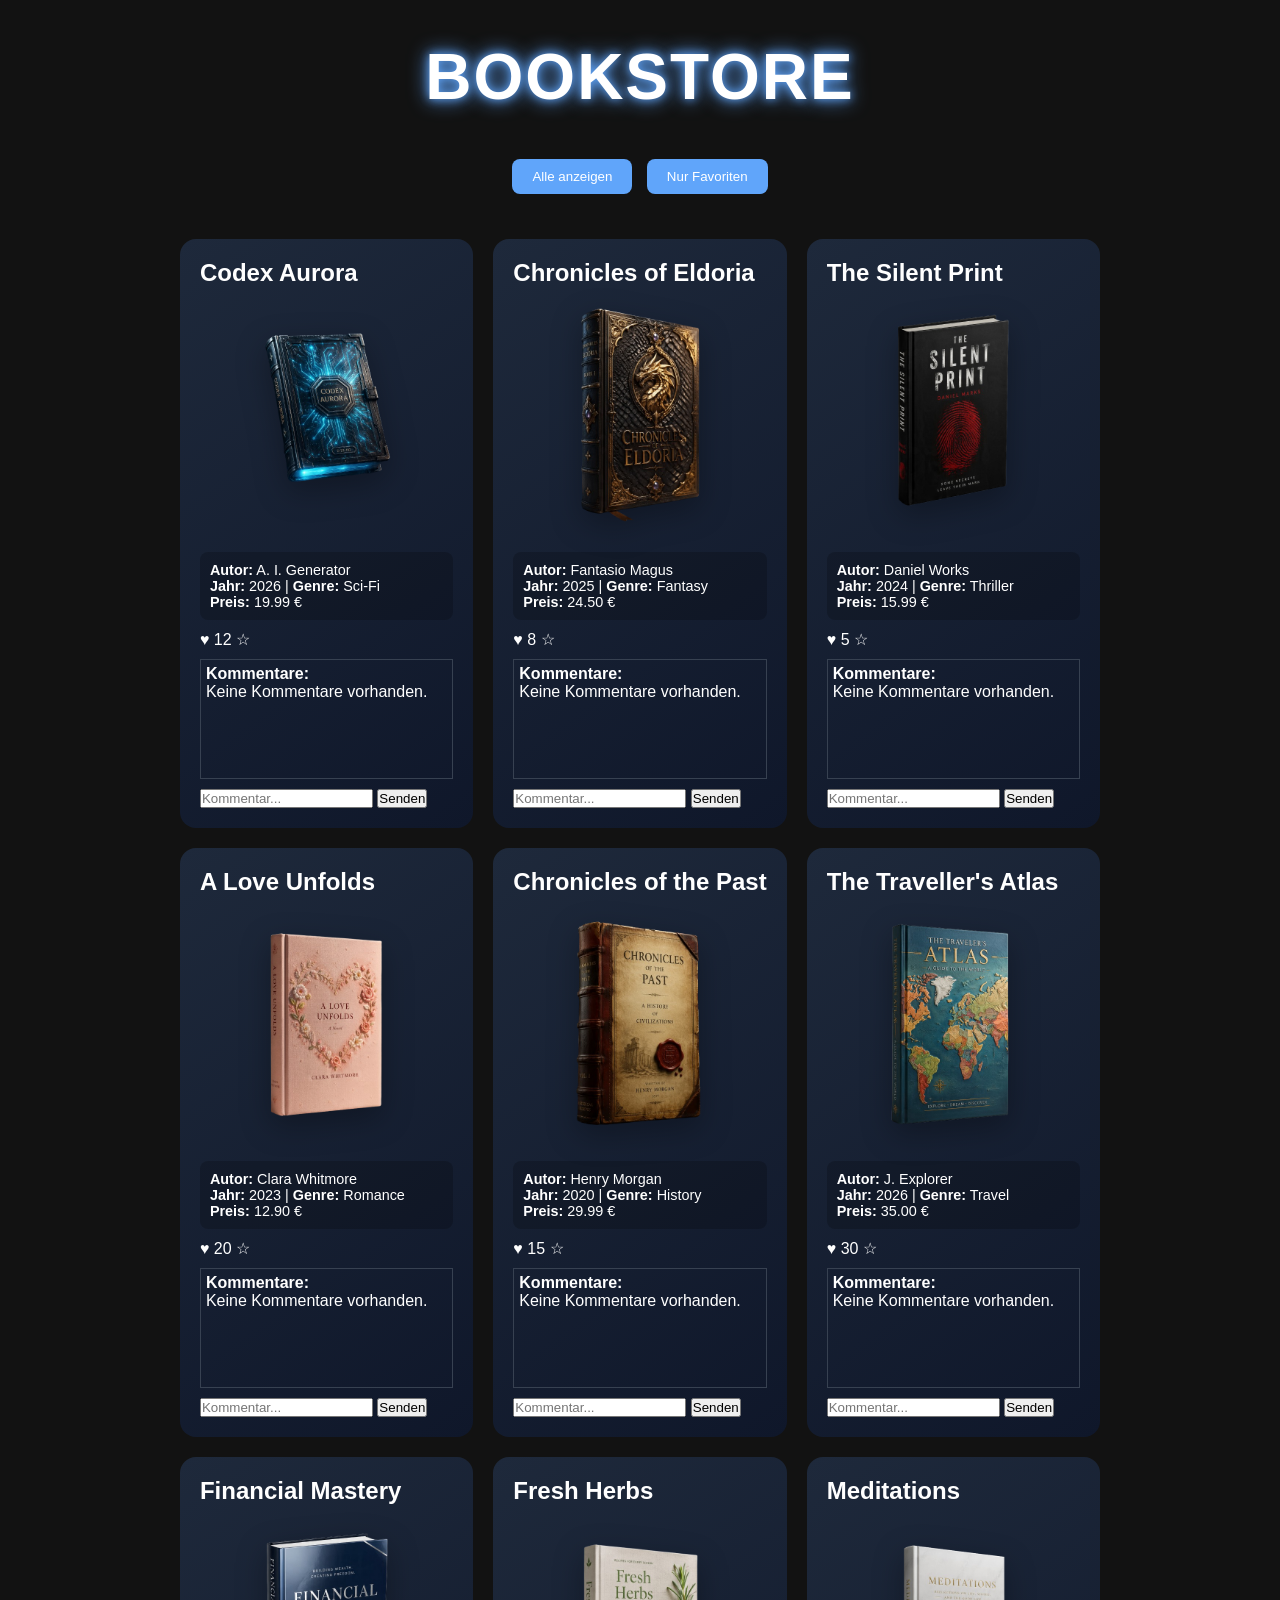
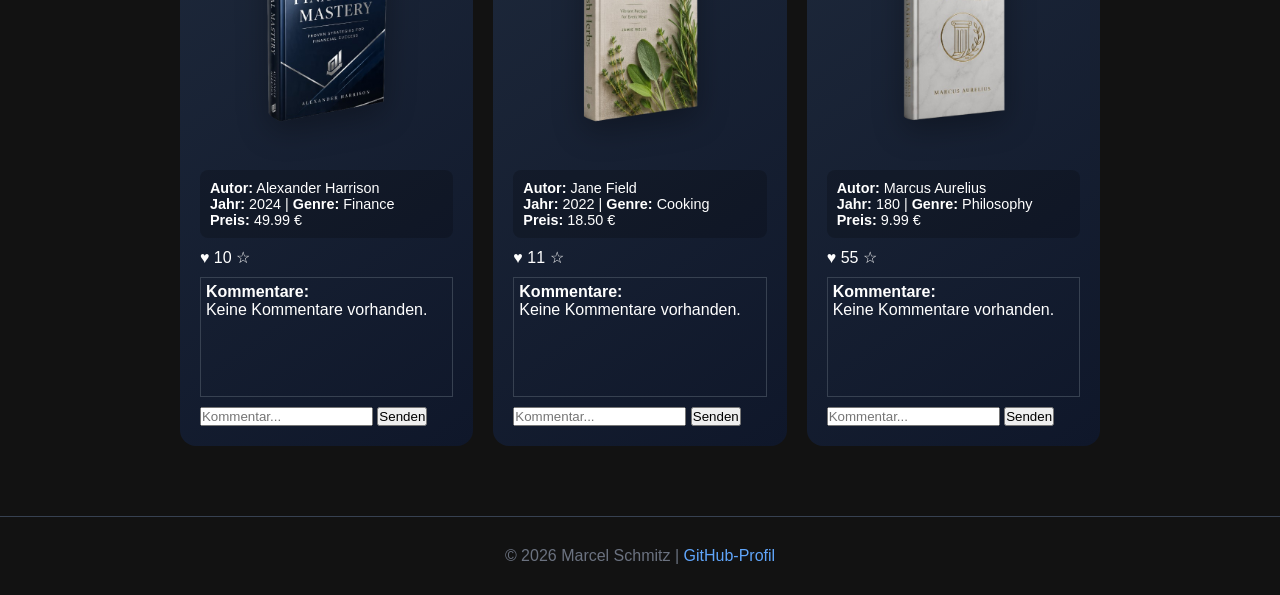
<file: index.html>
<!doctype html>
<meta charset="UTF-8" />
<html lang="de">
    <head>
        <link rel="stylesheet" href="style.css" />
        <title>Mein Bookstore</title>

        <link
            rel="icon"
            type="image/x-icon"
            href="./assets/icons/book_icon.png"
        />
    </head>
    <body>
        <header>
            <h1>Bookstore</h1>
        </header>
        <div class="filter-controls">
            <button id="show-all-btn">Alle anzeigen</button>
            <button id="show-favs-btn">Nur Favoriten</button>
        </div>
        <main id="book-container"></main>

        <div id="confirm-modal" class="modal" style="display: none">
            <div class="modal-content">
                <p>Möchtest du den Kommentar wirklich löschen?</p>
                <button id="confirm-yes">Ja</button>
                <button id="confirm-no">Abbrechen</button>
            </div>
        </div>

        <footer>
            <p>
                © 2026 Marcel Schmitz |
                <a
                    href="https://github.com/marcel-schmitz-dev"
                    target="_blank"
                    style="color: #60a5fa; text-decoration: none"
                    >GitHub-Profil</a
                >
            </p>
        </footer>
        <script type="module" src="script.js"></script>
    </body>
</html>
</file>
<file: style.css>
* {
    margin: 0; 
    padding: 0; 
    box-sizing: border-box; 
    scroll-behavior: smooth;
}

body {
    display: flex; 
    flex-direction: column; 
    min-height: 100vh;
    background: #121212; 
    color: white; 
    font-family: 'Outfit', sans-serif;
}

main { 
    flex: 1; 
    padding: 20px; 
}

header { 
    padding: 40px 0; 
    text-align: center; 
}

header h1 { 
    font-size: clamp(2rem, 8vw, 4rem);
    color: #ffffff; 
    text-transform: uppercase; 
    letter-spacing: 2px;
    text-shadow: 0 0 10px #60a5fa, 0 0 20px #60a5fa;
}

#book-container { 
    display: grid; 
    gap: 20px; 
    grid-template-columns: repeat(auto-fit, minmax(280px, 1fr)); 
    padding: 20px;
    max-width: 1200px;
    margin: 0 auto;
}

.book-card {
    background: linear-gradient(145deg, #1e293b, #0f172a);
    padding: 20px;
    border-radius: 16px;
    display: flex;
    flex-direction: column; 
    transition: transform 0.3s ease;
}

.book-card:hover { transform: translateY(-5px); }

.book-cover {
    width: 100%; 
    max-width: 150px; 
    height: auto;
    margin: 15px auto; 
    display: block;
    filter: drop-shadow(0px 10px 15px rgba(0,0,0,0.3));
}

.book-meta {
    margin: 10px 0; 
    padding: 10px;
    background: rgba(0, 0, 0, 0.2); 
    border-radius: 8px;
    font-size: 0.9rem; 
    flex-grow: 1; 
}

.comment-section {
    min-height: 120px;
    max-height: 200px;
    overflow-y: auto;
    border: 1px solid #374151;
    padding: 5px;
    margin: 10px 0;
}

.comment-item {
    padding: 5px 0;
    border-bottom: 1px solid rgba(255, 255, 255, 0.1);
    display: flex; 
    justify-content: space-between; 
    align-items: center;
}

.filter-controls { 
    text-align: center; 
    margin-bottom: 20px; 
}

.filter-controls button {
    padding: 10px 20px; 
    margin: 5px; 
    background: #60a5fa;
    border: none; 
    border-radius: 8px; 
    cursor: pointer; 
    color: white;
}

.delete-btn { 
    background: none; 
    border: none; 
    color: #ef4444; 
    cursor: pointer; 
    font-weight: bold; 
    padding: 0 5px; }

.modal {
    position: fixed; 
    top: 0; 
    left: 0; 
    width: 100%; 
    height: 100%;
    background: rgba(0,0,0,0.8); 
    display: flex; 
    justify-content: center; 
    align-items: center; 
    z-index: 1000;
}

.modal-content { 
    background: #1f2937; 
    padding: 25px; 
    border-radius: 12px; 
}

footer { 
    text-align: center; 
    padding: 30px; 
    margin-top: 50px; 
    color: #6b7280; 
    border-top: 1px solid #374151; 
}
</file>
